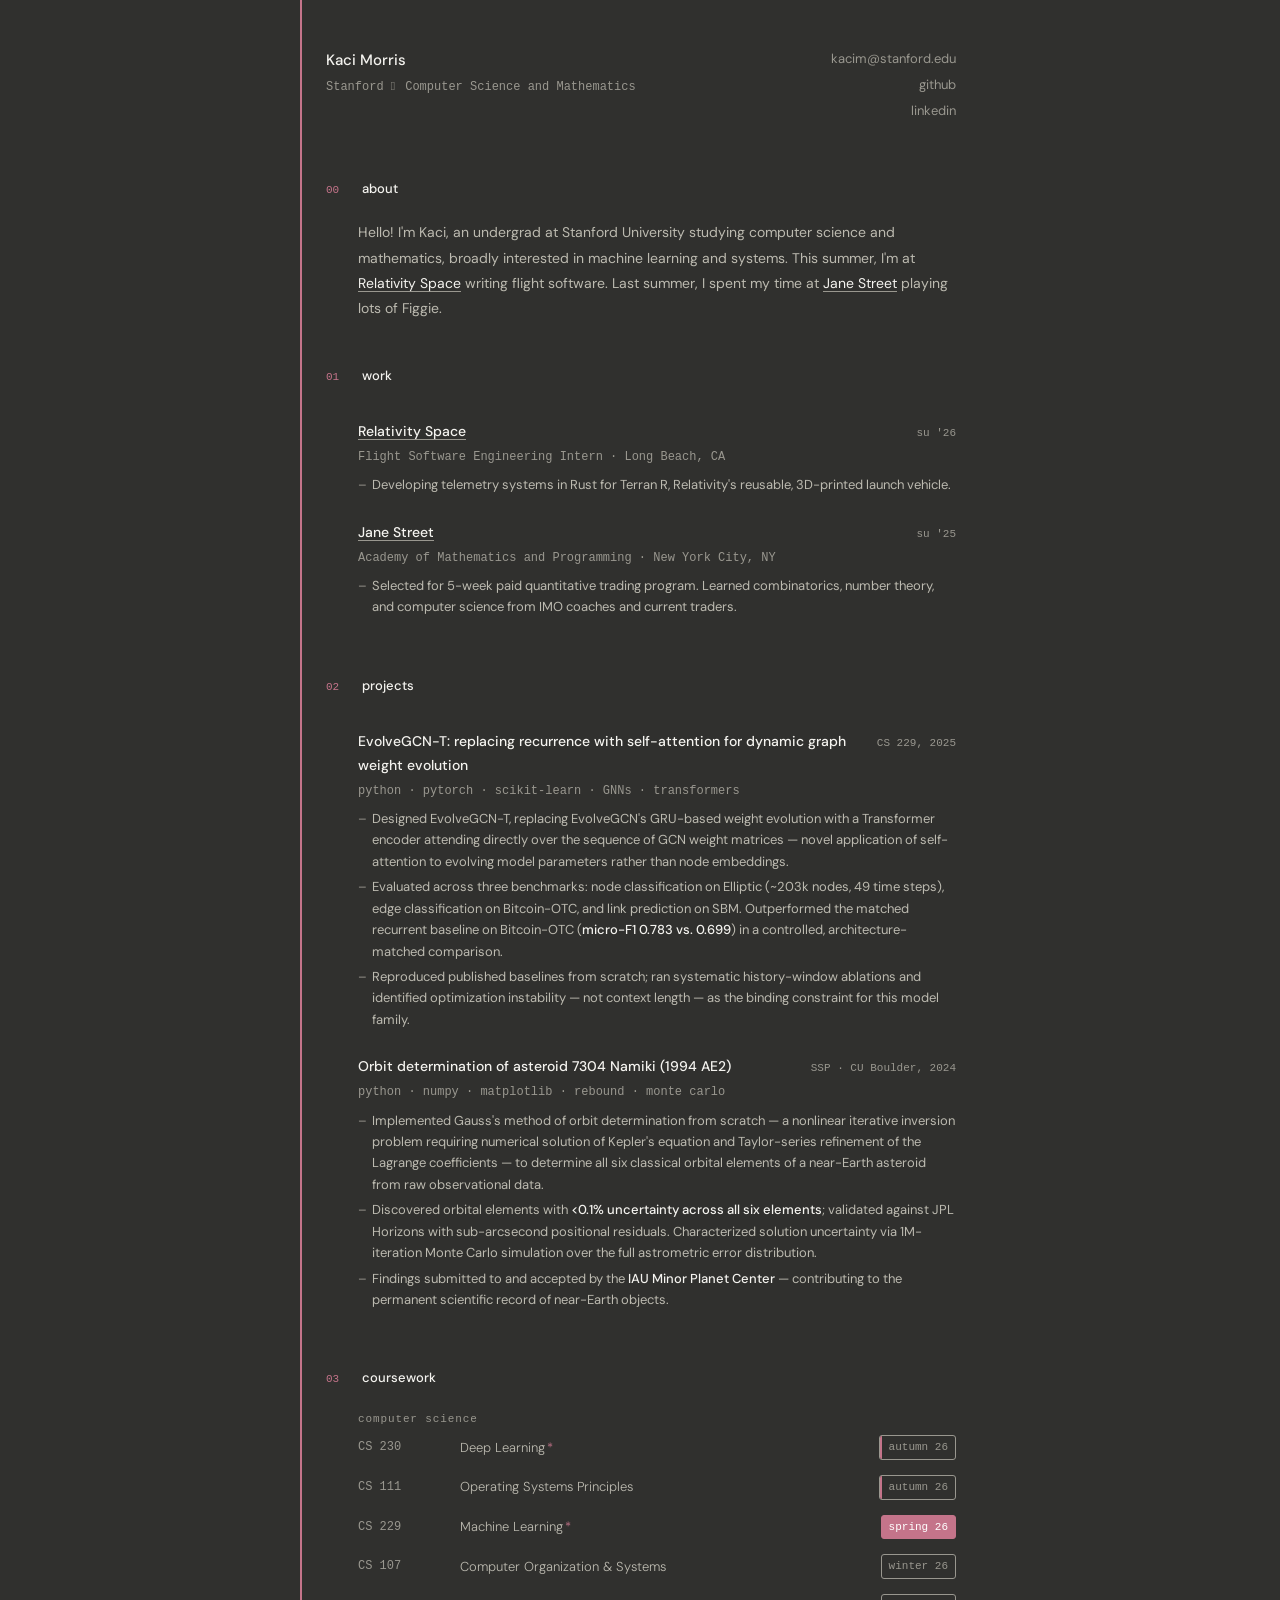
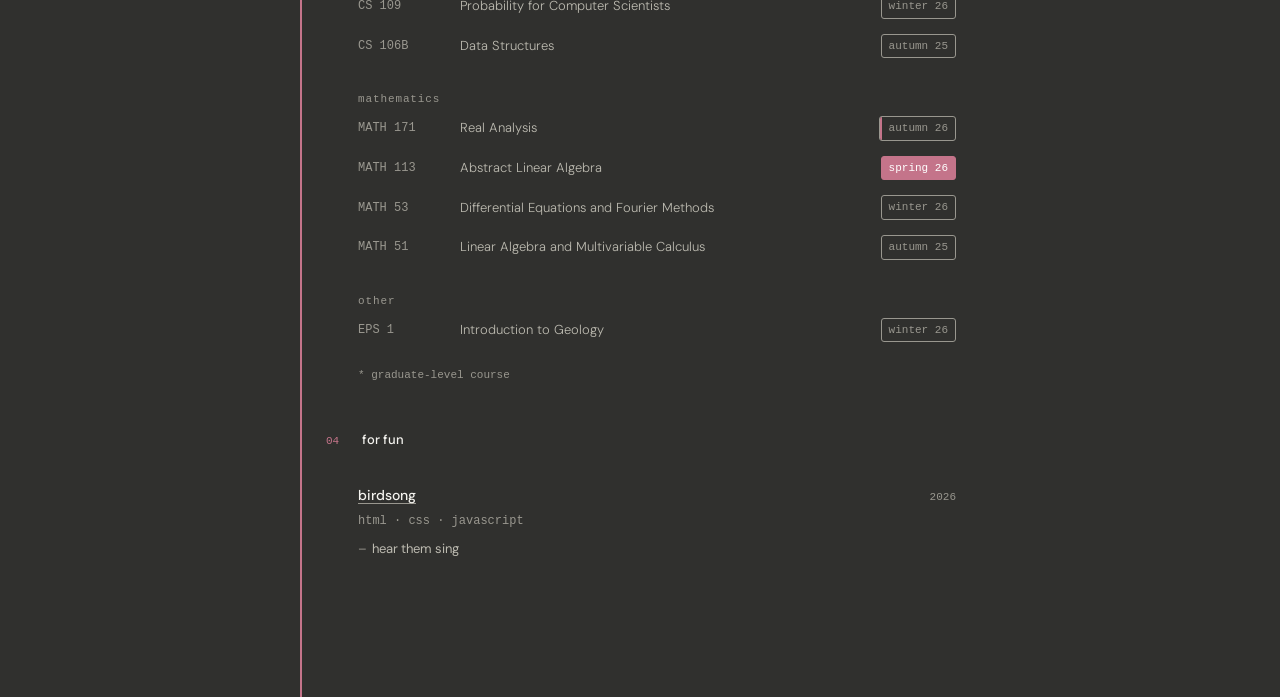
<file: index.html>
<!DOCTYPE html>
<html lang="en">
<head>
  <meta charset="UTF-8">
  <meta name="viewport" content="width=device-width, initial-scale=1.0">
  <title>Kaci Morris</title>
  <link rel="stylesheet" href="style.css">
</head>
<body>
  <div class="page">

    <header class="header">
      <div class="header-left">
        <div class="header-name">Kaci Morris</div>
        <div class="header-tagline">Stanford 𖠰 Computer Science and Mathematics</div>
      </div>
      <nav class="header-nav">
        <a href="mailto:kacim@stanford.edu">kacim@stanford.edu</a>
        <a href="https://github.com/kacimorris" target="_blank" rel="noopener">github</a>
        <a href="https://www.linkedin.com/in/kaci-morris/" target="_blank" rel="noopener">linkedin</a>
      </nav>
    </header>

    <main>

      <!-- 00 about -->
      <section class="section">
        <div class="section-header">
          <span class="section-num">00</span>
          <span class="section-title">about</span>
        </div>
        <div class="section-body">
          <p> Hello! I'm Kaci, an undergrad at Stanford University studying computer science and mathematics, broadly interested in machine learning and systems. This summer, I'm at <a href="https://www.relativityspace.com" target="_blank" rel="noopener">Relativity Space</a> writing flight software. Last summer, I spent my time at <a href="https://www.janestreet.com" target="_blank" rel="noopener">Jane Street</a> playing lots of Figgie.</p> 
        </div>
      </section>

      <!-- 01 work -->
      <section class="section">
        <div class="section-header">
          <span class="section-num">01</span>
          <span class="section-title">work</span>
        </div>
        <div class="section-body">

          <div class="entry">
            <div class="entry-top">
              <span class="entry-name"><a href="https://www.relativityspace.com/" target="_blank" rel="noopener">Relativity Space</a></span>
              <span class="entry-date">su '26</span>
            </div>
            <div class="entry-role">Flight Software Engineering Intern · Long Beach, CA</div>
            <ul class="bullets">
              <li>Developing telemetry systems in Rust for Terran R, Relativity's reusable, 3D-printed launch vehicle.</li>
            </ul>
          </div>

          <div class="entry">
            <div class="entry-top">
              <span class="entry-name"><a href="https://www.janestreet.com" target="_blank" rel="noopener">Jane Street</a></span>
              <span class="entry-date">su '25</span>
            </div>
            <div class="entry-role">Academy of Mathematics and Programming · New York City, NY</div>
            <ul class="bullets">
              <li>Selected for 5-week paid quantitative trading program. Learned combinatorics, number theory, and computer science from IMO coaches and current traders.</li>
            </ul>
          </div>

        </div>
      </section>

      <!-- 02 projects -->
      <section class="section">
        <div class="section-header">
          <span class="section-num">02</span>
          <span class="section-title">projects</span>
        </div>
        <div class="section-body">

          <div class="entry">
            <div class="entry-top">
              <span class="entry-name">EvolveGCN-T: replacing recurrence with self-attention for dynamic graph weight evolution</span>
              <span class="entry-date">CS 229, 2025</span>
            </div>
            <div class="entry-role">python · pytorch · scikit-learn · GNNs · transformers</div>
            <ul class="bullets">
              <li>Designed EvolveGCN-T, replacing EvolveGCN's GRU-based weight evolution with a Transformer encoder attending directly over the sequence of GCN weight matrices — novel application of self-attention to evolving model parameters rather than node embeddings.</li>
              <li>Evaluated across three benchmarks: node classification on Elliptic (~203k nodes, 49 time steps), edge classification on Bitcoin-OTC, and link prediction on SBM. Outperformed the matched recurrent baseline on Bitcoin-OTC (<strong>micro-F1 0.783 vs. 0.699</strong>) in a controlled, architecture-matched comparison.</li>
              <li>Reproduced published baselines from scratch; ran systematic history-window ablations and identified optimization instability — not context length — as the binding constraint for this model family.</li>
            </ul>
          </div>

          <div class="entry">
            <div class="entry-top">
              <span class="entry-name">Orbit determination of asteroid 7304 Namiki (1994 AE2)</span>
              <span class="entry-date">SSP · CU Boulder, 2024</span>
            </div>
            <div class="entry-role">python · numpy · matplotlib · rebound · monte carlo</div>
            <ul class="bullets">
              <li>Implemented Gauss's method of orbit determination from scratch — a nonlinear iterative inversion problem requiring numerical solution of Kepler's equation and Taylor-series refinement of the Lagrange coefficients — to determine all six classical orbital elements of a near-Earth asteroid from raw observational data.</li>
              <li>Discovered orbital elements with <strong>&lt;0.1% uncertainty across all six elements</strong>; validated against JPL Horizons with sub-arcsecond positional residuals. Characterized solution uncertainty via 1M-iteration Monte Carlo simulation over the full astrometric error distribution.</li>
              <li>Findings submitted to and accepted by the <strong>IAU Minor Planet Center</strong> — contributing to the permanent scientific record of near-Earth objects.</li>
            </ul>
          </div>

        </div>
      </section>

      <!-- 03 coursework -->
      <section class="section">
        <div class="section-header">
          <span class="section-num">03</span>
          <span class="section-title">coursework</span>
        </div>
        <div class="section-body">

          <div class="cw-dept">computer science</div>
          <div class="cw-row">
            <span class="cw-code">CS 230</span>
            <span class="cw-name">Deep Learning<span class="cw-star">*</span></span>
            <span class="tag tag-next">autumn 26</span>
          </div>
          <div class="cw-row">
            <span class="cw-code">CS 111</span>
            <span class="cw-name">Operating Systems Principles</span>
            <span class="tag tag-next">autumn 26</span>
          </div>
          <div class="cw-row">
            <span class="cw-code">CS 229</span>
            <span class="cw-name">Machine Learning<span class="cw-star">*</span></span>
            <span class="tag tag-cur">spring 26</span>
          </div>
          <div class="cw-row">
            <span class="cw-code">CS 107</span>
            <span class="cw-name">Computer Organization &amp; Systems</span>
            <span class="tag tag-past">winter 26</span>
          </div>
          <div class="cw-row">
            <span class="cw-code">CS 109</span>
            <span class="cw-name">Probability for Computer Scientists</span>
            <span class="tag tag-past">winter 26</span>
          </div>
          <div class="cw-row">
            <span class="cw-code">CS 106B</span>
            <span class="cw-name">Data Structures</span>
            <span class="tag tag-past">autumn 25</span>
          </div>

          <div class="cw-dept">mathematics</div>
          <div class="cw-row">
            <span class="cw-code">MATH 171</span>
            <span class="cw-name">Real Analysis</span>
            <span class="tag tag-next">autumn 26</span>
          </div>
          <div class="cw-row">
            <span class="cw-code">MATH 113</span>
            <span class="cw-name">Abstract Linear Algebra</span>
            <span class="tag tag-cur">spring 26</span>
          </div>
          <div class="cw-row">
            <span class="cw-code">MATH 53</span>
            <span class="cw-name">Differential Equations and Fourier Methods</span>
            <span class="tag tag-past">winter 26</span>
          </div>
          <div class="cw-row">
            <span class="cw-code">MATH 51</span>
            <span class="cw-name">Linear Algebra and Multivariable Calculus</span>
            <span class="tag tag-past">autumn 25</span>
          </div>

          <div class="cw-dept">other</div>
          <div class="cw-row">
            <span class="cw-code">EPS 1</span>
            <span class="cw-name">Introduction to Geology</span>
            <span class="tag tag-past">winter 26</span>
          </div>

          <div class="cw-footnote">* graduate-level course</div>

        </div>
      </section>
      <!-- 04 for fun -->
      <section class="section">
        <div class="section-header">
          <span class="section-num">04</span>
          <span class="section-title">for fun</span>
        </div>
        <div class="section-body">

          <div class="entry">
            <div class="entry-top">
              <span class="entry-name"><a href="birdsong/">birdsong</a></span>
              <span class="entry-date">2026</span>
            </div>
            <div class="entry-role">html · css · javascript</div>
            <ul class="bullets">
              <li>hear them sing</li>
            </ul>
          </div>

        </div>
      </section>
    </main>
  </div>
</body>
</html>
</file>
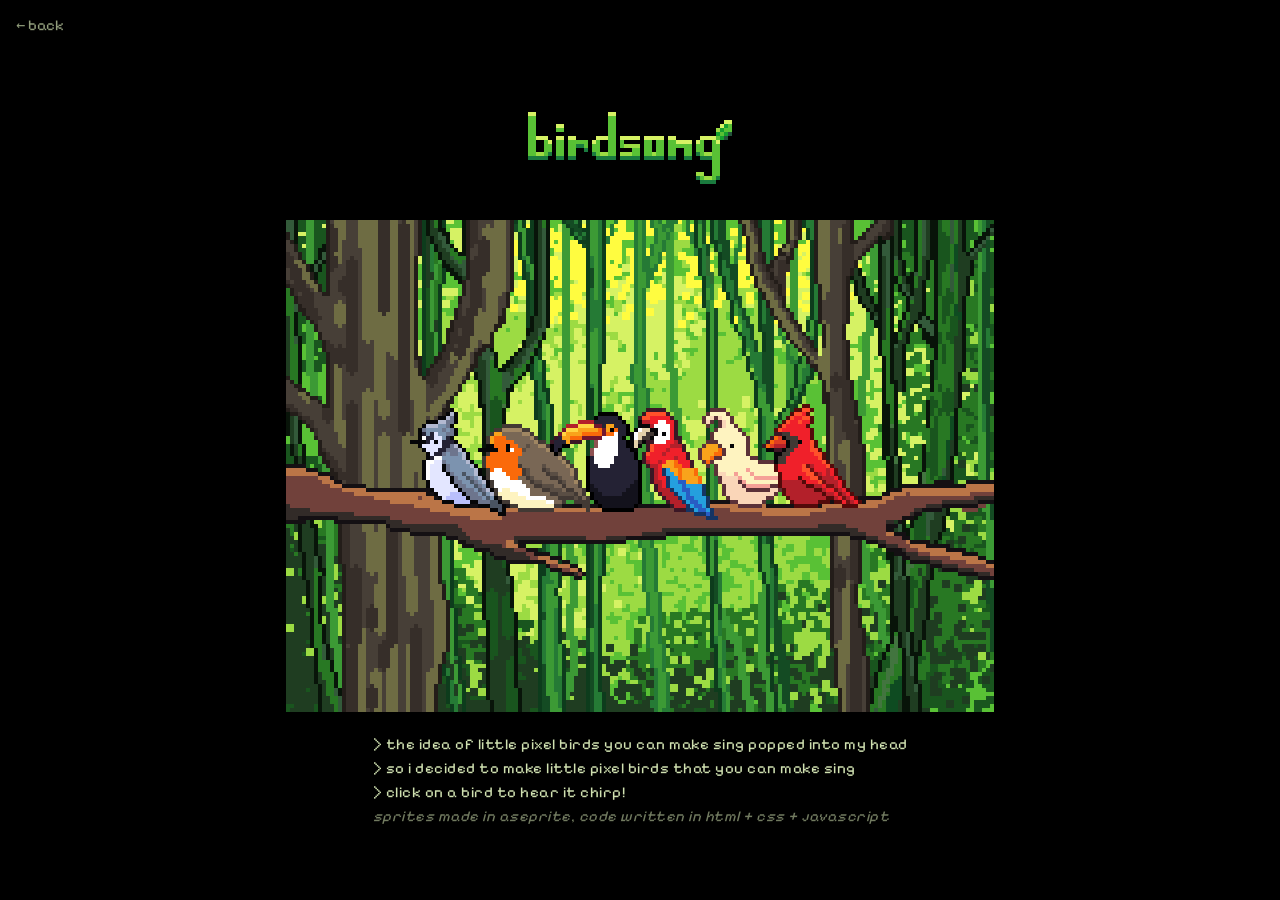
<file: birdsong/index.html>
<!DOCTYPE html>
<html lang="en">
<head>
<meta charset="utf-8">
<meta name="viewport" content="width=device-width, initial-scale=1">
<title>birdsong</title>
<link rel="preconnect" href="https://fonts.googleapis.com">
<link rel="preconnect" href="https://fonts.gstatic.com" crossorigin>
<link href="https://fonts.googleapis.com/css2?family=Pixelify+Sans:wght@400;500;600;700&display=swap" rel="stylesheet">
<style>
  *{ box-sizing:border-box; }
  html,body{ height:100%; margin:0; }
  body{
    display:flex; flex-direction:column; align-items:center; justify-content:center;
    gap:20px; padding:24px 16px; background:#000;
  }
  img{ image-rendering:pixelated; -webkit-user-drag:none; user-select:none; display:block; }
  .title-img{ width:64px; }
  .wrapper{ position:relative; }
  .stage{ position:absolute; top:0; left:0; transform-origin:top left; }
  .bg{ position:absolute; top:0; left:0; }
  .bird-img{
    position:absolute; width:32px; height:32px; pointer-events:none;
    transition:transform .12s ease;
  }
  .bird-img.hover{ transform:translateY(-2px); }
  .bird-img.singing{ animation:hop .45s ease; }
  @keyframes hop{ 0%{transform:translateY(0);} 35%{transform:translateY(-4px);} 100%{transform:translateY(0);} }
  .bird-key{
    position:absolute; padding:0; border:0; background:transparent; pointer-events:none;
  }
  .bird-key:focus-visible{ outline:2px solid #b6d94c; outline-offset:2px; }
  .note{
    position:absolute; width:16px;
    pointer-events:none;
    animation:rise .8s ease-out forwards;
  }
  @keyframes rise{
    0%{opacity:0; transform:translate(-50%,0) scale(.8);}
    20%{opacity:1;}
    100%{opacity:0; transform:translate(-50%,-22px) scale(1.1);}
  }
  @media (prefers-reduced-motion: reduce){
    .bird-img, .bird-img.singing{ transition:none; animation:none; }
    .note{ animation-duration:.4s; }
  }
  .subtitle{
    font-family:"Pixelify Sans", monospace;
    color:#cfe0b0; font-size:15px; line-height:1.6; letter-spacing:.5px;
    text-align:left; margin:0; text-transform:lowercase;
    white-space: pre-line;
  }
  .subtitle .faint{ opacity:.55; }
  .back{
  position:fixed; top:16px; left:16px;
  font-family:"Pixelify Sans", monospace; text-transform:lowercase;
  color:#cfe0b0; text-decoration:none; font-size:15px; opacity:.7;
  z-index:10;
  }
  .back:hover{ opacity:1; }
</style>
</head>
<body>
  <a class="back" href="/">← back</a>
  <img class="title-img" id="title" alt="Birdsong">
  <div class="wrapper" id="wrapper">
    <div class="stage" id="stage"></div>
  </div>
  <p class="subtitle" id="subtitle"></p>

<script>
const SPRITES = {
"background": "sprites/background.png",
"title": "sprites/title.png",
"blue_jay": "sprites/blue_jay.png",
"blue_jay_singing": "sprites/blue_jay_singing.png",
"robin": "sprites/robin.png",
"robin_singing": "sprites/robin_singing.png",
"toucan": "sprites/toucan.png",
"toucan_singing": "sprites/toucan_singing.png",
"parrot": "sprites/parrot.png",
"parrot_singing": "sprites/parrot_singing.png",
"white_bird": "sprites/white_bird.png",
"white_bird_singing": "sprites/white_bird_singing.png",
"cardinal": "sprites/cardinal.png",
"cardinal_singing": "sprites/cardinal_singing.png"
};

const MASKS = {"blue_jay": "[base64]", "robin": "[base64]", "toucan": "[base64]", "parrot": "[base64]", "white_bird": "[base64]", "cardinal": "[base64]"};

const SCENE_W = 177, SCENE_H = 123;
const TITLE_W = 64;
const SCALE   = 4;

const SUBTITLE = "> the idea of little pixel birds you can make sing popped into my head \n > so i decided to make little pixel birds that you can make sing \n > click on a bird to hear it chirp! \n <i class='faint'>sprites made in aseprite, code written in html + css + javascript</i>";

/* x/y = sprite top-left (logical px). Birds overlap slightly; those later in
   this list sit on top. Hit testing uses each bird's baked shape (MASKS),
   so a tap only registers on the solid parts, not the white space */
const BIRDS = [
  { key:"blue_jay",   x:26,  y:44, note:523.25,  sound:null },
  { key:"robin",      x:45,  y:46, note:587.33,  sound:null },
  { key:"toucan",     x:63,  y:45, note:659.25,  sound:null },
  { key:"parrot",     x:80,  y:45, note:783.99,  sound:null },
  { key:"white_bird", x:100, y:45, note:880.00,  sound:null },
  { key:"cardinal",   x:115, y:45, note:1046.50, sound:null },
];

const stage   = document.getElementById("stage");
const wrapper = document.getElementById("wrapper");
const titleEl = document.getElementById("title");
titleEl.src = SPRITES["title"];

const subtitleEl = document.getElementById("subtitle");
subtitleEl.innerHTML = SUBTITLE;

const bg = new Image();
bg.src = SPRITES["background"]; bg.className = "bg"; bg.alt = "";
stage.appendChild(bg);

const label = { blue_jay:"blue jay", robin:"robin", toucan:"toucan",
                parrot:"parrot", white_bird:"white bird", cardinal:"cardinal" };

for (const b of BIRDS){
  const img = new Image();
  img.className = "bird-img";
  img.style.left = b.x + "px"; img.style.top = b.y + "px";
  img.alt = ""; img.src = SPRITES[b.key];
  stage.appendChild(img);
  b.img = img; b.timer = null;

  const btn = document.createElement("button");
  btn.className = "bird-key";
  btn.style.left = b.x + "px"; btn.style.top = b.y + "px";
  btn.style.width = "32px"; btn.style.height = "32px";
  btn.setAttribute("aria-label", "Play the " + label[b.key]);
  btn.addEventListener("click", () => sing(b));
  btn.addEventListener("focus", () => setHover(b));
  btn.addEventListener("blur",  () => setHover(null));
  stage.appendChild(btn);
  b.btn = btn;
}

/* ---------- pixel-level hit testing (uses baked MASKS) ---------- */
let scale = SCALE;
function pick(e){
  const rect = stage.getBoundingClientRect();
  const lx = Math.floor((e.clientX - rect.left) / scale);
  const ly = Math.floor((e.clientY - rect.top)  / scale);
  for (let i = BIRDS.length - 1; i >= 0; i--){   // topmost (rightmost) first
    const b = BIRDS[i]; const px = lx - b.x, py = ly - b.y;
    if (px>=0 && px<32 && py>=0 && py<32 && MASKS[b.key][py*32 + px] === "1") return b;
  }
  return null;
}

stage.addEventListener("click", (e) => { const b = pick(e); if (b) sing(b); });
stage.addEventListener("mousemove", (e) => {
  const b = pick(e);
  stage.style.cursor = b ? "pointer" : "default";
  setHover(b);
});
stage.addEventListener("mouseleave", () => setHover(null));

function setHover(b){ for (const o of BIRDS) o.img.classList.toggle("hover", o === b); }

/* ---------- interaction ---------- */
function sing(b){
  b.img.src = SPRITES[b.key + "_singing"];
  b.img.classList.remove("singing"); void b.img.offsetWidth; b.img.classList.add("singing");
  clearTimeout(b.timer);
  b.timer = setTimeout(() => { b.img.src = SPRITES[b.key]; }, 550);
  spawnNote(b); playBird(b);
}

function spawnNote(b){
  const glyphs = ["sprites/red_music_note.png",
                  "sprites/orange_music_note.png",
                  "sprites/yellow_music_note.png",
                  "sprites/green_music_note.png",
                  "sprites/blue_music_note.png",
                  "sprites/purple_music_note.png"];
  const n = document.createElement("img");
  n.className = "note";
  n.src = glyphs[Math.floor(Math.random()*glyphs.length)];
  n.style.left = (b.x + 16) + "px";
  n.style.top = (b.y + 2) + "px";
  n.style.fontSize = "12px";
  stage.appendChild(n);
  n.addEventListener("animationend", () => n.remove());
}

/* ---------- audio ---------- */
let actx = null;
function ensureAudio(){
  if (!actx){ actx = new (window.AudioContext || window.webkitAudioContext)(); }
  if (actx.state === "suspended") actx.resume();
}
function playBird(b){
  if (b.sound){ const a = new Audio(b.sound); a.currentTime = 0; a.play(); return; }
  playNote(b.note);
}
function playNote(freq){
  ensureAudio();
  const t = actx.currentTime;
  const g = actx.createGain(); g.connect(actx.destination);
  g.gain.setValueAtTime(0.0001, t);
  g.gain.exponentialRampToValueAtTime(0.28, t + 0.02);
  g.gain.exponentialRampToValueAtTime(0.0008, t + 0.6);
  const o1 = actx.createOscillator(); o1.type="triangle"; o1.frequency.value=freq;
  const o2 = actx.createOscillator(); o2.type="sine"; o2.frequency.value=freq*2;
  const g2 = actx.createGain(); g2.gain.value=0.3; o2.connect(g2);
  const lfo = actx.createOscillator(); lfo.frequency.value=18;
  const lfoGain = actx.createGain(); lfoGain.gain.value=6;
  lfo.connect(lfoGain); lfoGain.connect(o1.frequency);
  o1.connect(g); g2.connect(g);
  o1.start(t); o2.start(t); lfo.start(t);
  o1.stop(t+0.6); o2.stop(t+0.6); lfo.stop(t+0.6);
}

/* ---------- fixed, centered, integer-scaled ---------- */
function fit(){
  const pad = 24;
  scale = Math.max(1, Math.min(SCALE, Math.floor((window.innerWidth - pad) / SCENE_W)));
  stage.style.transform = "scale(" + scale + ")";
  wrapper.style.width  = (SCENE_W * scale) + "px";
  wrapper.style.height = (SCENE_H * scale) + "px";
  titleEl.style.width  = (TITLE_W * scale) + "px";
  subtitleEl.style.maxWidth = (SCENE_W * scale) + "px";
}
window.addEventListener("resize", fit);
fit();
</script>
</body>
</html>
</file>
<file: style.css>
/* ── fonts ── */
@import url('https://fonts.googleapis.com/css2?family=DM+Sans:ital,opsz,wght@0,9..40,300;0,9..40,400;0,9..40,500;1,9..40,300;1,9..40,400&display=swap');

/* ── reset ── */
*, *::before, *::after { box-sizing: border-box; margin: 0; padding: 0; }

/* ── tokens ── */
:root {
  --pink:        #C4748A;
  --pink-dark:   #7a3a4e;
  --pink-fill:   #fff;

  --text-primary:   #f4f3ef;
  --text-secondary: #bcbab0;
  --text-tertiary:  #99978f;

  --border-light:  #30302e;
  --border-medium: #99978f;

  --bg: #30302e;

  --font-sans: 'DM Sans', system-ui, -apple-system, sans-serif;
  --font-mono: 'SFMono-Regular', 'Consolas', 'Liberation Mono', monospace;
}

/* ── base ── */
html { font-size: 16px; -webkit-font-smoothing: antialiased; }

body {
  background: var(--bg);
  color: var(--text-primary);
  font-family: var(--font-sans);
  line-height: 1.7;
}

a {
  color: var(--text-primary);
  text-decoration: underline;
  text-underline-offset: 3px;
  text-decoration-thickness: 1px;
  text-decoration-color: var(--border-medium);
  transition: text-decoration-color 0.15s;
}
a:hover { text-decoration-color: var(--text-primary); }

/* ── layout ── */
.page {
  max-width: 680px;
  margin: 0 auto;
  padding: 3rem 1.5rem 5rem;
  border-left: 2px solid var(--pink);
  min-height: 100vh;
}

/* ── header ── */
.header {
  display: flex;
  justify-content: space-between;
  align-items: flex-start;
  margin-bottom: 3.5rem;
}

.header-left {
  display: flex;
  flex-direction: column;
  gap: 3px;
}

.header-name {
  font-size: 15px;
  font-weight: 500;
  font-family: var(--font-sans);
}

.header-tagline {
  font-family: var(--font-mono);
  font-size: 12px;
  color: var(--text-tertiary);
}

.header-nav {
  display: flex;
  flex-direction: column;
  align-items: flex-end;
  gap: 4px;
}

.header-nav a {
  font-size: 13px;
  color: var(--text-tertiary);
  text-decoration: none;
}
.header-nav a:hover { color: var(--pink-dark); }

/* ── sections ── */
.section { margin-bottom: 2.75rem; border: none; }

.section-header {
  display: flex;
  align-items: baseline;
  gap: 1rem;
  margin-bottom: 1.25rem;
}

.section-num {
  font-family: var(--font-mono);
  font-size: 11px;
  color: var(--pink);
  width: 20px;
  flex-shrink: 0;
}

.section-title {
  font-size: 13px;
  font-weight: 500;
  font-family: var(--font-sans);
  color: var(--text-primary);
}

.section-body {
  padding-left: 32px;
}

.section-body p {
  font-size: 14px;
  line-height: 1.8;
  color: var(--text-secondary);
  margin-bottom: 1rem;
}
.section-body p:last-child { margin-bottom: 0; }

/* ── entries (work + projects) ── */
.entry {
  padding: 12px 0;
  border-bottom: 0.5px solid var(--border-light);
}
.entry:first-child { border-top: 0.5px solid var(--border-light); }

.entry-top {
  display: flex;
  justify-content: space-between;
  align-items: baseline;
  margin-bottom: 3px;
  gap: 1rem;
}

.entry-name {
  font-size: 14px;
  font-weight: 500;
  color: var(--text-primary);
}
.entry-name a {
  color: var(--text-primary);
  font-weight: 500;
}

.entry-date {
  font-family: var(--font-mono);
  font-size: 11px;
  color: var(--text-tertiary);
  white-space: nowrap;
  flex-shrink: 0;
}

.entry-role {
  font-family: var(--font-mono);
  font-size: 12px;
  color: var(--text-tertiary);
  margin-bottom: 7px;
}

/* ── bullet lists ── */
.bullets {
  list-style: none;
  padding: 0;
  margin: 0;
  display: flex;
  flex-direction: column;
  gap: 4px;
}

.bullets li {
  font-size: 13px;
  color: var(--text-secondary);
  line-height: 1.65;
  padding-left: 14px;
  position: relative;
}

.bullets li::before {
  content: "–";
  position: absolute;
  left: 0;
  color: var(--text-tertiary);
}

.bullets li strong {
  color: var(--text-primary);
  font-weight: 500;
}

/* ── coursework ── */
.cw-dept {
  font-family: var(--font-mono);
  font-size: 11px;
  color: var(--text-tertiary);
  letter-spacing: 0.08em;
  margin: 1.5rem 0 0;
}
.cw-dept:first-child { margin-top: 0; }

.cw-row {
  display: grid;
  grid-template-columns: 90px minmax(0, 1fr) auto;
  gap: 0 12px;
  align-items: center;
  padding: 7px 0;
  border-bottom: 0.5px solid var(--border-light);
}
.cw-row:first-of-type { border-top: 0.5px solid var(--border-light); }

.cw-code {
  font-family: var(--font-mono);
  font-size: 12px;
  color: var(--text-tertiary);
}

.cw-name {
  font-size: 13px;
  color: var(--text-secondary);
  font-weight: 300;
}

.cw-star {
  color: var(--pink);
  font-size: 13px;
  margin-left: 2px;
  font-style: normal;
}

.cw-footnote {
  font-family: var(--font-mono);
  font-size: 11px;
  color: var(--text-tertiary);
  margin-top: 1rem;
}

/* ── tags ── */
.tag {
  font-family: var(--font-mono);
  font-size: 11px;
  padding: 2px 7px;
  border-radius: 3px;
  white-space: nowrap;
  display: inline-block;
}

.tag-past {
  color: var(--text-tertiary);
  border: 0.5px solid var(--border-medium);
}

.tag-cur {
  color: var(--pink-fill);
  background: var(--pink);
  border: 1px solid var(--pink);
}

.tag-next {
  color: var(--text-tertiary);
  border: 0.5px solid var(--border-medium);
  position: relative;
  overflow: hidden;
  padding-left: 9px;
}
.tag-next::before {
  content: '';
  position: absolute;
  left: 0;
  top: 0;
  bottom: 0;
  width: 2px;
  background: var(--pink);
  border-radius: 0;
}

/* ── responsive ── */
@media (max-width: 600px) {
  .page { padding: 2rem 1.25rem 4rem; }

  .header { flex-direction: column; gap: 1rem; }
  .header-nav { align-items: flex-start; flex-direction: row; flex-wrap: wrap; gap: 8px 16px; }

  .cw-row { grid-template-columns: 76px minmax(0,1fr) auto; gap: 0 8px; }
}
</file>
